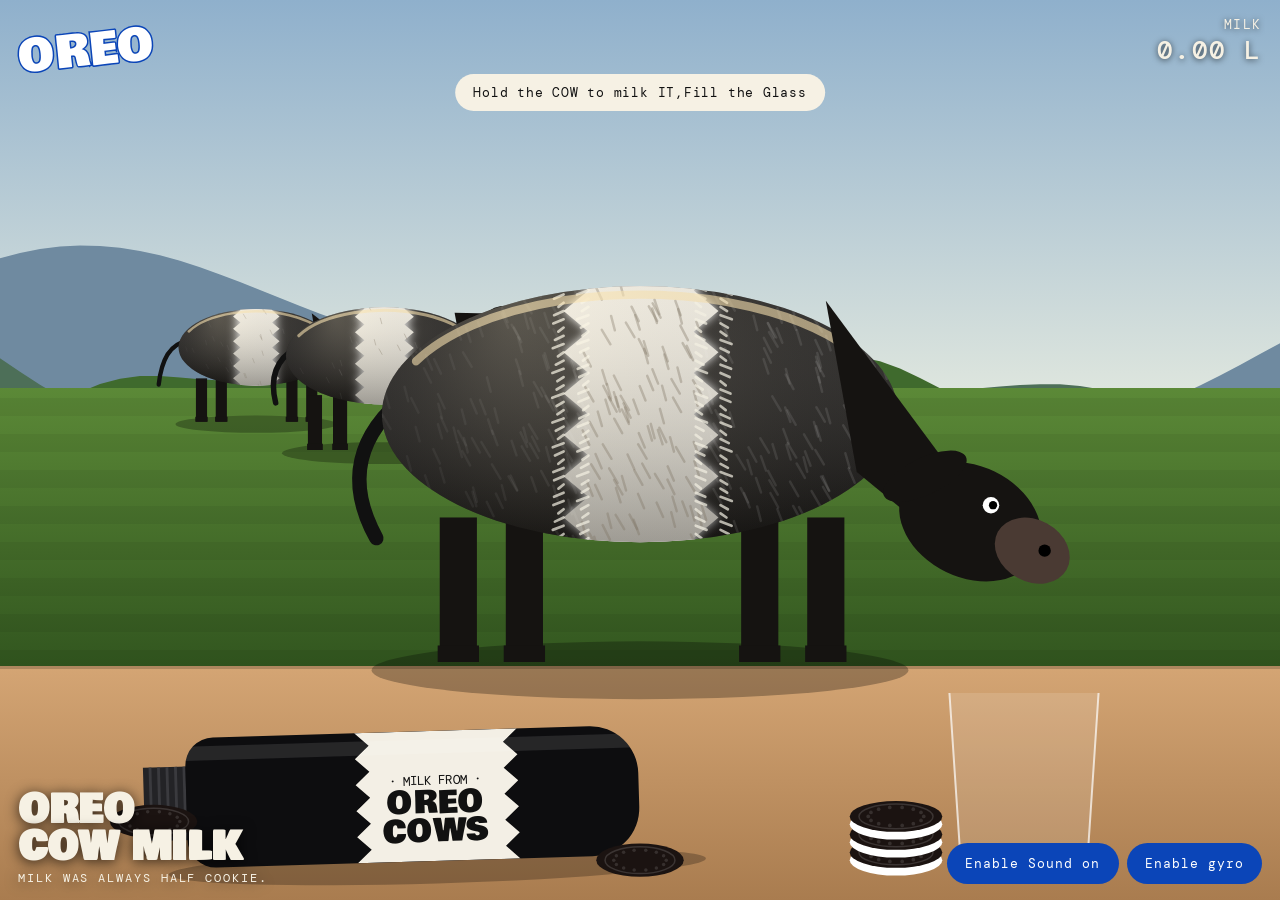
<file: index.html>
<!DOCTYPE html>
<html lang="en">
<head>
<meta charset="utf-8">
<meta name="viewport" content="width=device-width, initial-scale=1, viewport-fit=cover">
<title>Oreo Cows Milk</title>
<link href="https://fonts.googleapis.com/css2?family=Bowlby+One&family=DM+Mono:wght@400;500&display=swap" rel="stylesheet">
<link rel="stylesheet" href="style.css">
</head>
<body>
<canvas id="c"></canvas>
<div class="ui" id="top"><div class="logo">OREO</div><div id="meter">MILK<b id="lt">0.00 L</b></div></div>
<div id="hint">Hold the COW to milk IT,Fill the Glass</div>
<div class="ui" id="bot">
  <h1>Oreo<br>Cow Milk<small>Milk was always half cookie.</small></h1>
  <div><button class="btn" id="snd">Enable Sound on</button><button class="btn" id="gy">Enable gyro</button><button class="btn" id="again">↺ Milk Another cow</button></div>
</div>
<script src="sound.js"></script>
<script src="main.js"></script>
</body>
</html>
</file>
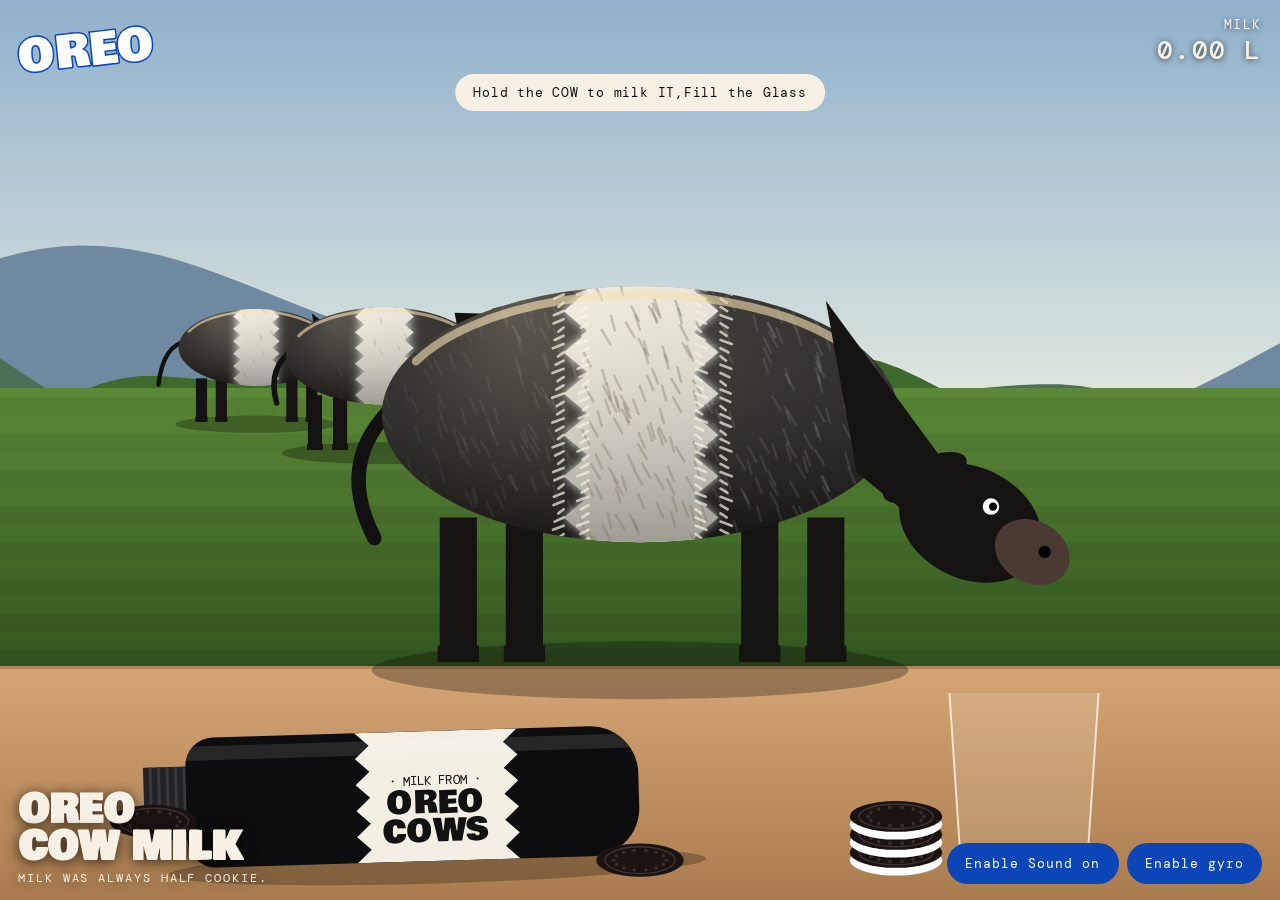
<file: Index.html>
<!DOCTYPE html>
<html lang="en">
<head>
<meta charset="utf-8">
<meta name="viewport" content="width=device-width, initial-scale=1, viewport-fit=cover">
<title>Oreo Cows Milk</title>
<link href="https://fonts.googleapis.com/css2?family=Bowlby+One&family=DM+Mono:wght@400;500&display=swap" rel="stylesheet">
<link rel="stylesheet" href="style.css">
</head>
<body>
<canvas id="c"></canvas>
<div class="ui" id="top"><div class="logo">OREO</div><div id="meter">MILK<b id="lt">0.00 L</b></div></div>
<div id="hint">Hold the COW to milk IT,Fill the Glass</div>
<div class="ui" id="bot">
  <h1>Oreo<br>Cow Milk<small>Milk was always half cookie.</small></h1>
  <div><button class="btn" id="snd"> Enable Sound on</button><button class="btn" id="gy">Enable gyro</button><button class="btn" id="again">↺ Milk Another cow</button></div>
</div>
<script src="sound.js"></script>
<script src="main.js"></script>
</body>
</html>
</file>
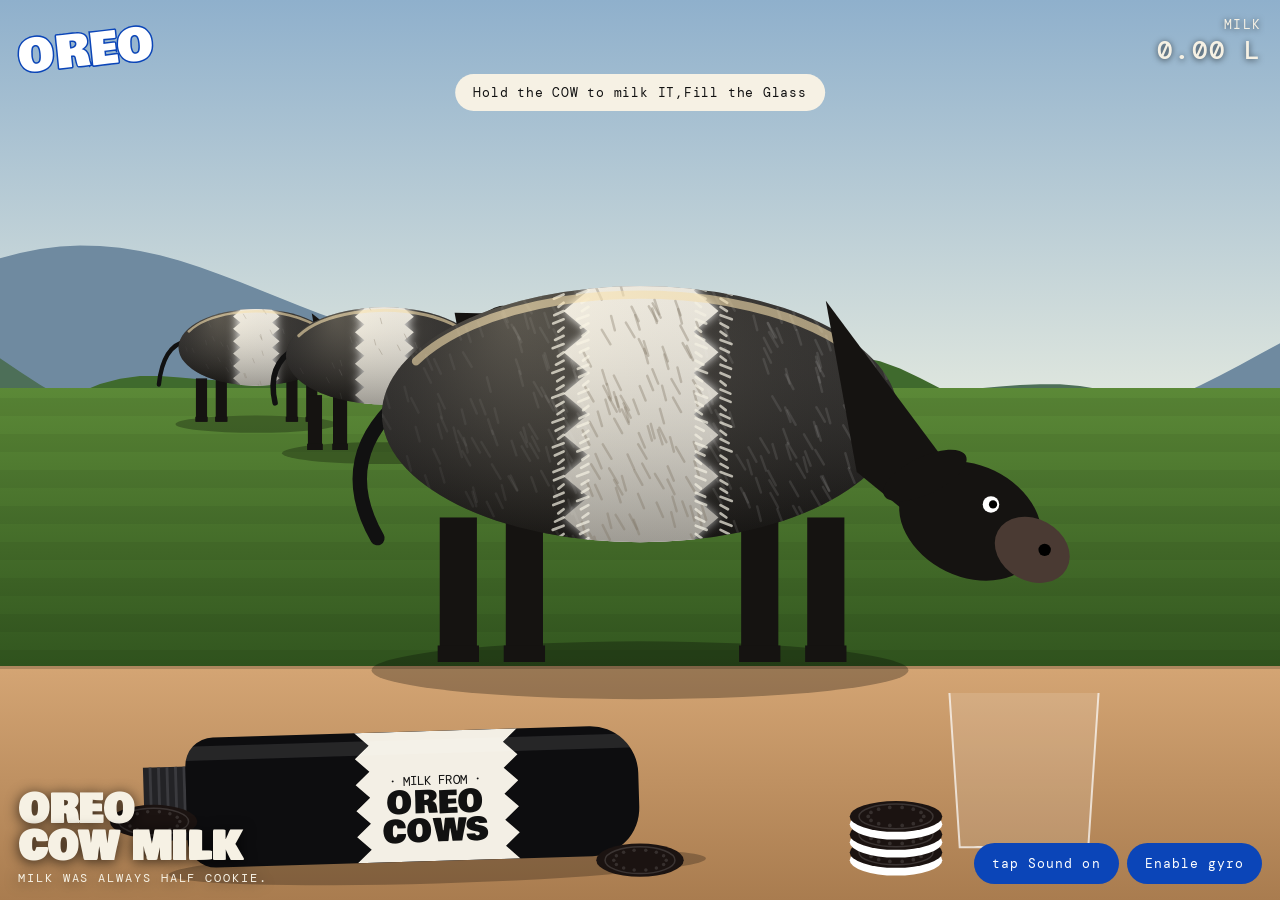
<file: oreox.html>
<!DOCTYPE html>
<html lang="en">
<head>
<meta charset="utf-8">
<meta name="viewport" content="width=device-width, initial-scale=1, viewport-fit=cover">
<title>Oreo Cows Milk</title>
<link href="https://fonts.googleapis.com/css2?family=Bowlby+One&family=DM+Mono:wght@400;500&display=swap" rel="stylesheet">
<link rel="stylesheet" href="style.css">
</head>
<body>
<canvas id="c"></canvas>
<div class="ui" id="top"><div class="logo">OREO</div><div id="meter">MILK<b id="lt">0.00 L</b></div></div>
<div id="hint">Hold the COW to milk IT,Fill the Glass</div>
<div class="ui" id="bot">
  <h1>Oreo<br>Cow Milk<small>Milk was always half cookie.</small></h1>
  <div><button class="btn" id="snd">tap  Sound on</button><button class="btn" id="gy">Enable gyro</button><button class="btn" id="again">↺ Milk Another cow</button></div>
</div>
<script src="sound.js"></script>
<script src="main.js"></script>
</body>
</html>
</file>
<file: style.css>
:root{--ink:#0b0b0d;--cream:#f6f1e4;--blue:#0b45b8;box-sizing:border-box}
@media (prefers-color-scheme:dark){:root:not([data-theme="light"]){--ink:#0b0b0d;--cream:#f6f1e4}}
:root[data-theme="dark"]{--ink:#0b0b0d;--cream:#f6f1e4}
html,body{height:100%;margin:0;background:var(--ink);overflow:hidden;color:var(--cream);font-family:'DM Mono',ui-monospace,monospace}
canvas{display:block;position:absolute;inset:0;width:100%;height:100%;touch-action:none;cursor:pointer}
.ui{position:fixed;left:0;right:0;pointer-events:none;display:flex;justify-content:space-between;align-items:flex-start;padding:16px 18px}
#top{top:env(safe-area-inset-top,0px)}
#bot{bottom:env(safe-area-inset-bottom,0px);align-items:flex-end}
.logo{font-family:'Bowlby One',Impact,sans-serif;font-size:clamp(26px,5vw,44px);color:#fff;-webkit-text-stroke:3px var(--blue);paint-order:stroke fill;letter-spacing:1px;transform:rotate(-6deg)}
#meter{font-size:13px;letter-spacing:.12em;text-align:right;text-shadow:0 1px 6px #000a}
#meter b{display:block;font-size:26px;font-weight:500}
h1{font-family:'Bowlby One',Impact,sans-serif;margin:0;font-size:clamp(20px,4vw,38px);line-height:.95;text-transform:uppercase;text-shadow:0 2px 14px #000b}
h1 small{display:block;font-family:'DM Mono',monospace;font-size:12px;letter-spacing:.16em;margin-top:8px;font-weight:400}
#hint{position:fixed;left:50%;top:calc(env(safe-area-inset-top,0px) + 74px);transform:translateX(-50%);background:var(--cream);color:#111;padding:10px 18px;border-radius:99px;font-size:13px;letter-spacing:.06em;pointer-events:none;transition:opacity .5s;text-align:center;max-width:86vw}
.btn{pointer-events:auto;font:inherit;font-size:13px;letter-spacing:.08em;background:var(--blue);color:#fff;border:0;border-radius:99px;padding:12px 18px;cursor:pointer;margin-left:8px}
#again{display:none}
</file>
